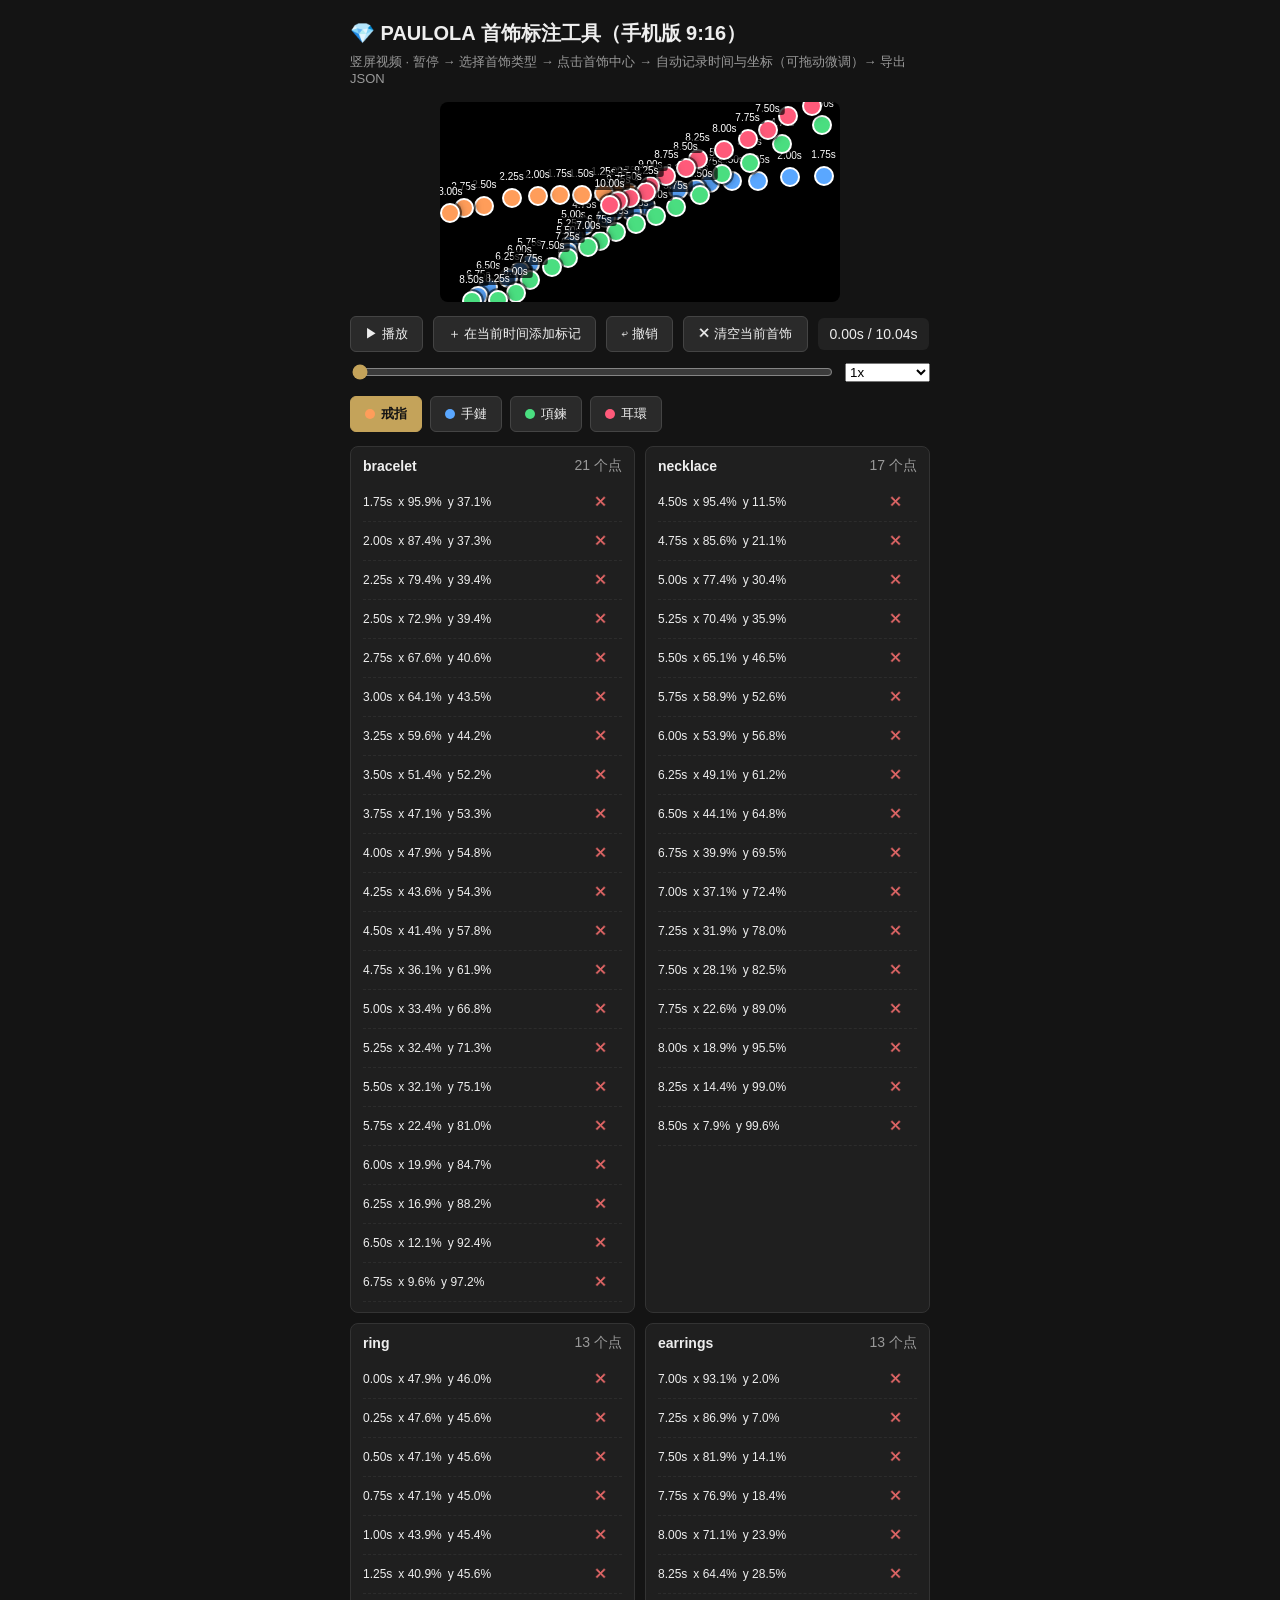
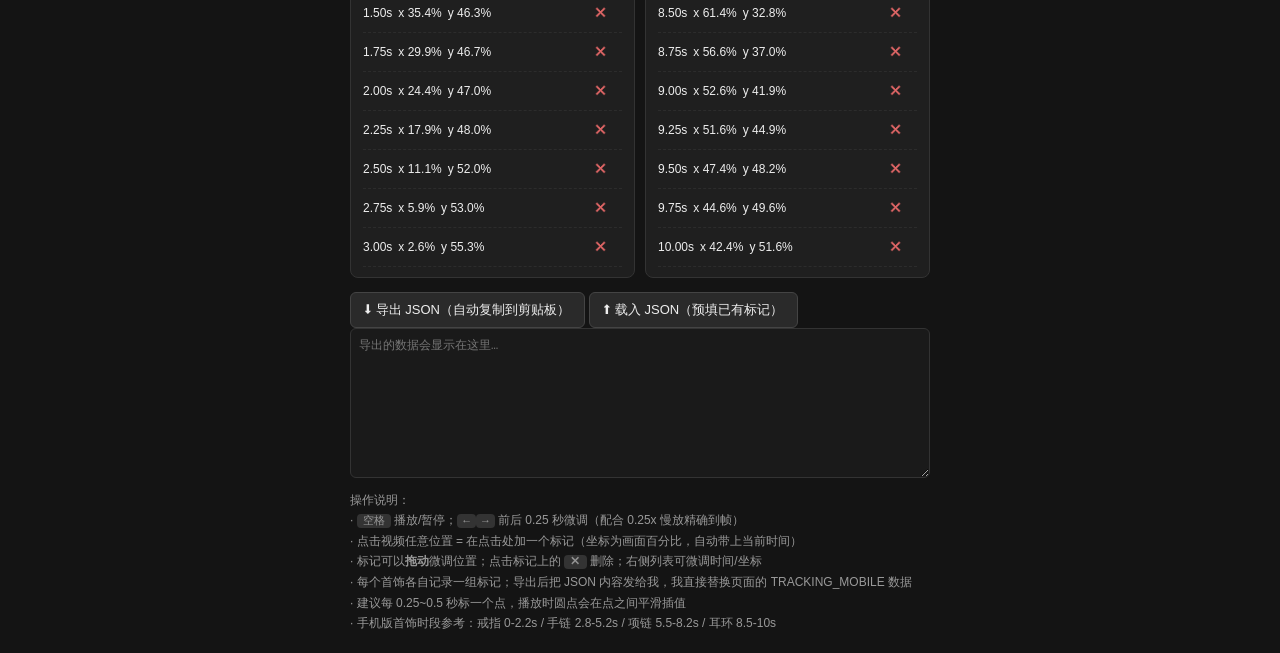
<file: pages/annotate-mobile.html>
<!DOCTYPE html>
<html lang="zh-TW">
<head>
<meta charset="UTF-8">
<meta name="viewport" content="width=device-width, initial-scale=1.0">
<title>PAULOLA 首饰标注工具（手机版）</title>
<style>
  * { box-sizing: border-box; }
  body { margin: 0; font-family: 'Segoe UI', 'Noto Sans TC', sans-serif; background: #141414; color: #eee; }
  .wrap { max-width: 620px; margin: 0 auto; padding: 20px; }
  h1 { font-size: 20px; margin: 0 0 6px; }
  .sub { color: #999; font-size: 13px; margin-bottom: 16px; }
  .stage { position: relative; background: #000; border-radius: 8px; overflow: hidden; user-select: none; }
  video { display: block; width: 100%; }
  .marker {
    position: absolute; width: 20px; height: 20px; margin: -10px 0 0 -10px;
    border-radius: 50%; border: 2px solid #fff; cursor: move; transform: translateZ(0);
    box-shadow: 0 0 0 2px rgba(0,0,0,.5), 0 0 8px rgba(0,0,0,.6);
  }
  .marker .t { position: absolute; top: -20px; left: 50%; transform: translateX(-50%);
    font-size: 10px; color: #fff; background: rgba(0,0,0,.7); padding: 1px 5px; border-radius: 3px; white-space: nowrap; }
  .toolbar { display: flex; flex-wrap: wrap; gap: 10px; align-items: center; margin: 14px 0; }
  button { background: #2a2a2a; color: #eee; border: 1px solid #444; border-radius: 6px;
    padding: 8px 14px; cursor: pointer; font-size: 13px; }
  button:hover { background: #3a3a3a; }
  button.active { background: #C4A35A; color: #141414; border-color: #C4A35A; font-weight: 600; }
  select, input[type=range] { accent-color: #C4A35A; }
  .time { font-variant-numeric: tabular-nums; font-size: 14px; background: #222; padding: 8px 12px; border-radius: 6px; }
  .items { display: flex; gap: 8px; flex-wrap: wrap; }
  .items button[data-item]::before { content: ''; display: inline-block; width: 10px; height: 10px;
    border-radius: 50%; margin-right: 6px; vertical-align: -1px; background: var(--c); }
  .marks { display: grid; grid-template-columns: repeat(auto-fill, minmax(260px, 1fr)); gap: 10px; margin-top: 14px; }
  .card { background: #1f1f1f; border: 1px solid #333; border-radius: 8px; padding: 10px 12px; }
  .card h3 { margin: 0 0 8px; font-size: 14px; display: flex; justify-content: space-between; align-items: center; }
  .card h3 .n { color: #999; font-weight: 400; }
  .row { display: flex; align-items: center; gap: 6px; font-size: 12px; padding: 3px 0;
    border-bottom: 1px dashed #2c2c2c; font-variant-numeric: tabular-nums; }
  .row .del { margin-left: auto; cursor: pointer; color: #e06666; background: none; border: none; font-size: 14px; }
  .row .up, .row .down { cursor: pointer; background: none; border: none; color: #999; }
  .export { margin-top: 14px; }
  textarea { width: 100%; height: 150px; background: #1a1a1a; color: #8fdb8f; border: 1px solid #333;
    border-radius: 6px; font-family: Consolas, monospace; font-size: 12px; padding: 8px; }
  .hint { color: #999; font-size: 12px; margin-top: 8px; line-height: 1.7; }
  kbd { background: #333; border-radius: 4px; padding: 1px 6px; font-size: 11px; }
  /* 竖屏：视频宽度限制，避免过长 */
  .stage { max-width: 400px; margin: 0 auto; }
</style>
</head>
<body>
<div class="wrap">
  <h1>💎 PAULOLA 首饰标注工具（手机版 9:16）</h1>
  <div class="sub">竖屏视频 · 暂停 → 选择首饰类型 → 点击首饰中心 → 自动记录时间与坐标（可拖动微调）→ 导出 JSON</div>

  <div class="stage" id="stage">
    <video id="v" src="../assets/video-jewelry-showcase-mobile.mp4" muted playsinline></video>
  </div>

  <div class="toolbar">
    <button id="btnPlay">▶ 播放</button>
    <button id="btnAdd">＋ 在当前时间添加标记</button>
    <button id="btnUndo">↩ 撤销</button>
    <button id="btnClear">✕ 清空当前首饰</button>
    <span class="time" id="time">0.00s / 10.04s</span>
    <input type="range" id="seek" min="0" max="1004" step="1" style="flex:1; min-width:160px;">
    <select id="rate">
      <option value="0.25">0.25x 慢放</option>
      <option value="0.5">0.5x</option>
      <option value="1" selected>1x</option>
      <option value="2">2x</option>
    </select>
  </div>

  <div class="items" id="items">
    <button data-item="ring" style="--c:#ff9d5a" class="active">戒指</button>
    <button data-item="bracelet" style="--c:#5aa7ff">手鏈</button>
    <button data-item="necklace" style="--c:#4ade80">項鍊</button>
    <button data-item="earrings" style="--c:#ff5a7a">耳環</button>
  </div>

  <div class="marks" id="marks"></div>

  <div class="export">
    <button id="btnExport">⬇ 导出 JSON（自动复制到剪贴板）</button>
    <button id="btnLoad">⬆ 载入 JSON（预填已有标记）</button>
    <textarea id="out" readonly placeholder="导出的数据会显示在这里…"></textarea>
  </div>

  <div class="hint">
    操作说明：<br>
    · <kbd>空格</kbd> 播放/暂停；<kbd>←</kbd><kbd>→</kbd> 前后 0.25 秒微调（配合 0.25x 慢放精确到帧）<br>
    · 点击视频任意位置 = 在点击处加一个标记（坐标为画面百分比，自动带上当前时间）<br>
    · 标记可以<b>拖动</b>微调位置；点击标记上的 <kbd>✕</kbd> 删除；右侧列表可微调时间/坐标<br>
    · 每个首饰各自记录一组标记；导出后把 JSON 内容发给我，我直接替换页面的 TRACKING_MOBILE 数据<br>
    · 建议每 0.25~0.5 秒标一个点，播放时圆点会在点之间平滑插值<br>
    · 手机版首饰时段参考：戒指 0-2.2s / 手链 2.8-5.2s / 项链 5.5-8.2s / 耳环 8.5-10s
  </div>
</div>

<script>
(function () {
  'use strict';
  var video = document.getElementById('v');
  var stage = document.getElementById('stage');
  var timeEl = document.getElementById('time');
  var seek = document.getElementById('seek');
  var out = document.getElementById('out');
  var itemsEl = document.getElementById('items');
  var marksEl = document.getElementById('marks');

  var COLORS = { bracelet: '#5aa7ff', necklace: '#4ade80', ring: '#ff9d5a', earrings: '#ff5a7a' };
  var current = 'ring';
  var marks = { bracelet: [], necklace: [], ring: [], earrings: [] };  // {t, x, y}

  // 预填当前 TRACKING_MOBILE（便于继续微调）
  var PRESET = {
    "ring": [[0, 47.9, 46], [0.25, 47.6, 45.6], [0.5, 47.1, 45.6], [0.75, 47.1, 45], [1, 43.9, 45.4], [1.25, 40.9, 45.6], [1.5, 35.4, 46.3], [1.75, 29.9, 46.7], [2, 24.4, 47], [2.25, 17.9, 48], [2.5, 11.1, 52], [2.75, 5.9, 53], [3, 2.6, 55.3]],
    "bracelet": [[1.75, 95.9, 37.1], [2, 87.4, 37.3], [2.25, 79.4, 39.4], [2.5, 72.9, 39.4], [2.75, 67.6, 40.6], [3, 64.1, 43.5], [3.25, 59.6, 44.2], [3.5, 51.4, 52.2], [3.75, 47.1, 53.3], [4, 47.9, 54.8], [4.25, 43.6, 54.3], [4.5, 41.4, 57.8], [4.75, 36.1, 61.9], [5, 33.4, 66.8], [5.25, 32.4, 71.3], [5.5, 32.1, 75.1], [5.75, 22.4, 81], [6, 19.9, 84.7], [6.25, 16.9, 88.2], [6.5, 12.1, 92.4], [6.75, 9.6, 97.2]],
    "necklace": [[4.5, 95.4, 11.5], [4.75, 85.6, 21.1], [5, 77.4, 30.4], [5.25, 70.4, 35.9], [5.5, 65.1, 46.5], [5.75, 58.9, 52.6], [6, 53.9, 56.8], [6.25, 49.1, 61.2], [6.5, 44.1, 64.8], [6.75, 39.9, 69.5], [7, 37.1, 72.4], [7.25, 31.9, 78], [7.5, 28.1, 82.5], [7.75, 22.6, 89], [8, 18.9, 95.5], [8.25, 14.4, 99], [8.5, 7.9, 99.6]],
    "earrings": [[7, 93.1, 2], [7.25, 86.9, 7], [7.5, 81.9, 14.1], [7.75, 76.9, 18.4], [8, 71.1, 23.9], [8.25, 64.4, 28.5], [8.5, 61.4, 32.8], [8.75, 56.6, 37], [9, 52.6, 41.9], [9.25, 51.6, 44.9], [9.5, 47.4, 48.2], [9.75, 44.6, 49.6], [10, 42.4, 51.6]]
  };
  Object.keys(PRESET).forEach(function (k) {
    marks[k] = PRESET[k].map(function (p) { return { t: p[0], x: p[1], y: p[2] }; });
  });

  function fmt(t) { return t.toFixed(2); }

  function render() {
    var t = video.currentTime;
    timeEl.textContent = fmt(t) + 's / ' + (video.duration || 10.04).toFixed(2) + 's';
    seek.value = Math.round(t * 100);
    var olds = stage.querySelectorAll('.marker');
    for (var i = 0; i < olds.length; i++) olds[i].remove();
    Object.keys(marks).forEach(function (key) {
      marks[key].forEach(function (m) {
        var d = document.createElement('div');
        d.className = 'marker';
        d.style.left = m.x + '%';
        d.style.top = m.y + '%';
        d.style.background = COLORS[key];
        d.dataset.key = key;
        d.innerHTML = '<span class="t">' + fmt(m.t) + 's</span>';
        stage.appendChild(d);
      });
    });
    renderList();
  }

  function renderList() {
    marksEl.innerHTML = '';
    Object.keys(marks).forEach(function (key) {
      var list = marks[key].slice().sort(function (a, b) { return a.t - b.t; });
      var card = document.createElement('div');
      card.className = 'card';
      var h = document.createElement('h3');
      h.innerHTML = '<span>' + key + '</span><span class="n">' + list.length + ' 个点</span>';
      card.appendChild(h);
      if (!list.length) {
        var e = document.createElement('div');
        e.style.color = '#555'; e.style.fontSize = '12px';
        e.textContent = '（未标注）';
        card.appendChild(e);
      }
      list.forEach(function (m, idx) {
        var r = document.createElement('div');
        r.className = 'row';
        r.innerHTML = '<span class="t">' + fmt(m.t) + 's</span>' +
          '<span>x ' + m.x.toFixed(1) + '%</span><span>y ' + m.y.toFixed(1) + '%</span>' +
          '<button class="del" title="删除">✕</button>';
        r.querySelector('.del').onclick = function () {
          marks[key] = marks[key].filter(function (mm) { return mm !== m; });
          render();
        };
        card.appendChild(r);
      });
      marksEl.appendChild(card);
    });
  }

  function posFromEvent(e) {
    var r = stage.getBoundingClientRect();
    return {
      x: Math.round((e.clientX - r.left) / r.width * 1000) / 10,
      y: Math.round((e.clientY - r.top) / r.height * 1000) / 10
    };
  }

  stage.addEventListener('click', function (e) {
    if (e.target.classList.contains('marker')) return;
    var p = posFromEvent(e);
    marks[current].push({ t: video.currentTime, x: p.x, y: p.y });
    render();
  });

  // 拖拽标记微调（兼容触屏 + 鼠标）
  var drag = null;
  stage.addEventListener('mousedown', function (e) {
    if (!e.target.classList.contains('marker')) return;
    e.preventDefault();
    startDrag(e.target, e);
  });
  stage.addEventListener('touchstart', function (e) {
    var t = e.target;
    if (!t.classList.contains('marker')) return;
    e.preventDefault();
    var touch = e.touches[0];
    startDrag(t, touch);
  }, { passive: false });

  function startDrag(el, point) {
    var key = el.dataset.key;
    var lx = parseFloat(el.style.left);
    var ly = parseFloat(el.style.top);
    var m = null;
    for (var i = 0; i < marks[key].length; i++) {
      if (Math.abs(marks[key][i].x - lx) < 0.01 && Math.abs(marks[key][i].y - ly) < 0.01) {
        m = marks[key][i];
        break;
      }
    }
    if (m) drag = { el: el, m: m };
  }

  function moveDrag(clientX, clientY) {
    if (!drag) return;
    var r = stage.getBoundingClientRect();
    drag.m.x = Math.round((clientX - r.left) / r.width * 1000) / 10;
    drag.m.y = Math.round((clientY - r.top) / r.height * 1000) / 10;
    drag.el.style.left = drag.m.x + '%';
    drag.el.style.top = drag.m.y + '%';
    drag.el.querySelector('.t').textContent = drag.m.t.toFixed(2) + 's';
  }

  document.addEventListener('mousemove', function (e) { moveDrag(e.clientX, e.clientY); });
  document.addEventListener('mouseup', function () { drag = null; });
  document.addEventListener('touchmove', function (e) {
    if (drag) { e.preventDefault(); moveDrag(e.touches[0].clientX, e.touches[0].clientY); }
  }, { passive: false });
  document.addEventListener('touchend', function () { drag = null; });

  document.getElementById('btnPlay').onclick = function () { video.paused ? video.play() : video.pause(); };
  video.addEventListener('timeupdate', render);
  video.addEventListener('play', function () { document.getElementById('btnPlay').textContent = '⏸ 暂停'; });
  video.addEventListener('pause', function () { document.getElementById('btnPlay').textContent = '▶ 播放'; });
  seek.addEventListener('input', function () {
    video.currentTime = seek.value / 100;
    render();
  });
  document.getElementById('rate').onchange = function (e) { video.playbackRate = parseFloat(e.target.value); };

  document.addEventListener('keydown', function (e) {
    if (e.target.tagName === 'TEXTAREA') return;
    if (e.code === 'Space') { e.preventDefault(); video.paused ? video.play() : video.pause(); }
    if (e.code === 'ArrowLeft') { video.currentTime = Math.max(0, video.currentTime - 0.25); render(); }
    if (e.code === 'ArrowRight') { video.currentTime = Math.min(video.duration, video.currentTime + 0.25); render(); }
  });

  itemsEl.addEventListener('click', function (e) {
    var b = e.target.closest('button[data-item]');
    if (!b) return;
    current = b.dataset.item;
    itemsEl.querySelectorAll('button[data-item]').forEach(function (x) { x.classList.remove('active'); });
    b.classList.add('active');
    renderList();
  });

  document.getElementById('btnAdd').onclick = function () {
    marks[current].push({ t: video.currentTime, x: 50, y: 50 });
    render();
  };
  document.getElementById('btnUndo').onclick = function () {
    if (marks[current].length) { marks[current].pop(); render(); }
  };
  document.getElementById('btnClear').onclick = function () {
    marks[current] = []; render();
  };

  document.getElementById('btnExport').onclick = function () {
    var obj = {};
    Object.keys(marks).forEach(function (k) {
      obj[k] = marks[k].slice().sort(function (a, b) { return a.t - b.t; })
        .map(function (m) { return [Math.round(m.t * 100) / 100, m.x, m.y]; });
    });
    var json = JSON.stringify(obj);
    out.value = json;
    if (navigator.clipboard && navigator.clipboard.writeText) {
      navigator.clipboard.writeText(json).then(function () { alert('已复制到剪贴板！'); });
    } else {
      out.select();
      document.execCommand('copy');
      alert('已复制！');
    }
  };

  // 载入 JSON：粘贴或从 textarea 读取
  document.getElementById('btnLoad').onclick = function () {
    var raw = prompt('粘贴要载入的 JSON：');
    if (!raw) return;
    try {
      var obj = JSON.parse(raw);
      Object.keys(marks).forEach(function (k) {
        marks[k] = (obj[k] || []).map(function (p) { return { t: p[0], x: p[1], y: p[2] }; });
      });
      render();
      alert('已载入！');
    } catch (err) {
      alert('JSON 解析失败：' + err.message);
    }
  };

  render();
})();
</script>
</body>
</html>
</file>
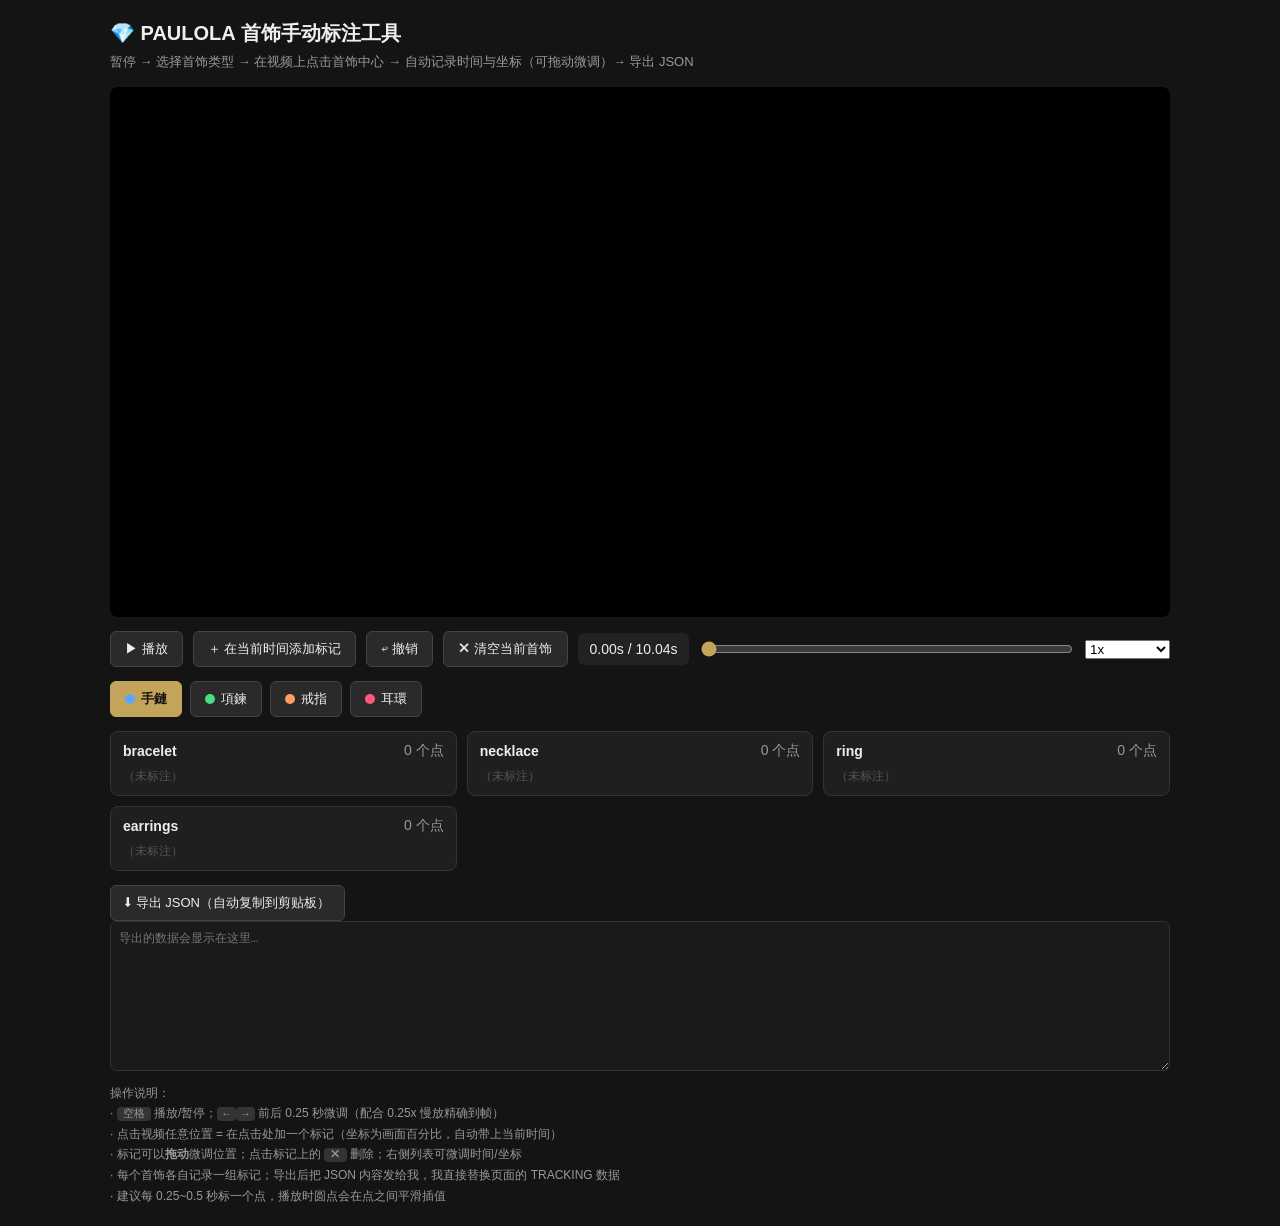
<file: pages/annotate.html>
<!DOCTYPE html>
<html lang="zh-TW">
<head>
<meta charset="UTF-8">
<meta name="viewport" content="width=device-width, initial-scale=1.0">
<title>PAULOLA 首饰标注工具</title>
<style>
  * { box-sizing: border-box; }
  body { margin: 0; font-family: 'Segoe UI', 'Noto Sans TC', sans-serif; background: #141414; color: #eee; }
  .wrap { max-width: 1100px; margin: 0 auto; padding: 20px; }
  h1 { font-size: 20px; margin: 0 0 6px; }
  .sub { color: #999; font-size: 13px; margin-bottom: 16px; }
  .stage { position: relative; background: #000; border-radius: 8px; overflow: hidden; user-select: none; }
  video { display: block; width: 100%; }
  .marker {
    position: absolute; width: 20px; height: 20px; margin: -10px 0 0 -10px;
    border-radius: 50%; border: 2px solid #fff; cursor: move; transform: translateZ(0);
    box-shadow: 0 0 0 2px rgba(0,0,0,.5), 0 0 8px rgba(0,0,0,.6);
  }
  .marker .t { position: absolute; top: -20px; left: 50%; transform: translateX(-50%);
    font-size: 10px; color: #fff; background: rgba(0,0,0,.7); padding: 1px 5px; border-radius: 3px; white-space: nowrap; }
  .toolbar { display: flex; flex-wrap: wrap; gap: 10px; align-items: center; margin: 14px 0; }
  button { background: #2a2a2a; color: #eee; border: 1px solid #444; border-radius: 6px;
    padding: 8px 14px; cursor: pointer; font-size: 13px; }
  button:hover { background: #3a3a3a; }
  button.active { background: #C4A35A; color: #141414; border-color: #C4A35A; font-weight: 600; }
  select, input[type=range] { accent-color: #C4A35A; }
  .time { font-variant-numeric: tabular-nums; font-size: 14px; background: #222; padding: 8px 12px; border-radius: 6px; }
  .items { display: flex; gap: 8px; flex-wrap: wrap; }
  .items button[data-item]::before { content: ''; display: inline-block; width: 10px; height: 10px;
    border-radius: 50%; margin-right: 6px; vertical-align: -1px; background: var(--c); }
  .marks { display: grid; grid-template-columns: repeat(auto-fill, minmax(260px, 1fr)); gap: 10px; margin-top: 14px; }
  .card { background: #1f1f1f; border: 1px solid #333; border-radius: 8px; padding: 10px 12px; }
  .card h3 { margin: 0 0 8px; font-size: 14px; display: flex; justify-content: space-between; align-items: center; }
  .card h3 .n { color: #999; font-weight: 400; }
  .row { display: flex; align-items: center; gap: 6px; font-size: 12px; padding: 3px 0;
    border-bottom: 1px dashed #2c2c2c; font-variant-numeric: tabular-nums; }
  .row .del { margin-left: auto; cursor: pointer; color: #e06666; background: none; border: none; font-size: 14px; }
  .row .up, .row .down { cursor: pointer; background: none; border: none; color: #999; }
  .export { margin-top: 14px; }
  textarea { width: 100%; height: 150px; background: #1a1a1a; color: #8fdb8f; border: 1px solid #333;
    border-radius: 6px; font-family: Consolas, monospace; font-size: 12px; padding: 8px; }
  .hint { color: #999; font-size: 12px; margin-top: 8px; line-height: 1.7; }
  kbd { background: #333; border-radius: 4px; padding: 1px 6px; font-size: 11px; }
</style>
</head>
<body>
<div class="wrap">
  <h1>💎 PAULOLA 首饰手动标注工具</h1>
  <div class="sub">暂停 → 选择首饰类型 → 在视频上点击首饰中心 → 自动记录时间与坐标（可拖动微调）→ 导出 JSON</div>

  <div class="stage" id="stage">
    <video id="v" src="../assets/video-jewelry-showcase-web.mp4" muted playsinline></video>
  </div>

  <div class="toolbar">
    <button id="btnPlay">▶ 播放</button>
    <button id="btnAdd">＋ 在当前时间添加标记</button>
    <button id="btnUndo">↩ 撤销</button>
    <button id="btnClear">✕ 清空当前首饰</button>
    <span class="time" id="time">0.00s / 10.04s</span>
    <input type="range" id="seek" min="0" max="1004" step="1" style="flex:1; min-width:160px;">
    <select id="rate">
      <option value="0.25">0.25x 慢放</option>
      <option value="0.5">0.5x</option>
      <option value="1" selected>1x</option>
      <option value="2">2x</option>
    </select>
  </div>

  <div class="items" id="items">
    <button data-item="bracelet" style="--c:#5aa7ff" class="active">手鏈</button>
    <button data-item="necklace" style="--c:#4ade80">項鍊</button>
    <button data-item="ring" style="--c:#ff9d5a">戒指</button>
    <button data-item="earrings" style="--c:#ff5a7a">耳環</button>
  </div>

  <div class="marks" id="marks"></div>

  <div class="export">
    <button id="btnExport">⬇ 导出 JSON（自动复制到剪贴板）</button>
    <textarea id="out" readonly placeholder="导出的数据会显示在这里…"></textarea>
  </div>

  <div class="hint">
    操作说明：<br>
    · <kbd>空格</kbd> 播放/暂停；<kbd>←</kbd><kbd>→</kbd> 前后 0.25 秒微调（配合 0.25x 慢放精确到帧）<br>
    · 点击视频任意位置 = 在点击处加一个标记（坐标为画面百分比，自动带上当前时间）<br>
    · 标记可以<b>拖动</b>微调位置；点击标记上的 <kbd>✕</kbd> 删除；右侧列表可微调时间/坐标<br>
    · 每个首饰各自记录一组标记；导出后把 JSON 内容发给我，我直接替换页面的 TRACKING 数据<br>
    · 建议每 0.25~0.5 秒标一个点，播放时圆点会在点之间平滑插值
  </div>
</div>

<script>
(function () {
  'use strict';
  var video = document.getElementById('v');
  var stage = document.getElementById('stage');
  var timeEl = document.getElementById('time');
  var seek = document.getElementById('seek');
  var out = document.getElementById('out');
  var itemsEl = document.getElementById('items');
  var marksEl = document.getElementById('marks');

  var COLORS = { bracelet: '#5aa7ff', necklace: '#4ade80', ring: '#ff9d5a', earrings: '#ff5a7a' };
  var current = 'bracelet';
  var marks = { bracelet: [], necklace: [], ring: [], earrings: [] };  // {t, x, y}

  function fmt(t) { return t.toFixed(2); }

  function itemTime() {
    var min = Infinity, max = -Infinity;
    Object.keys(marks).forEach(function (k) {
      marks[k].forEach(function (m) { if (m.t < min) min = m.t; if (m.t > max) max = m.t; });
    });
    return [min === Infinity ? 0 : min, max === -Infinity ? video.duration : max];
  }

  function render() {
    // 时间
    var t = video.currentTime;
    timeEl.textContent = fmt(t) + 's / ' + (video.duration || 10.04).toFixed(2) + 's';
    seek.value = Math.round(t * 100);
    // 标记
    var olds = stage.querySelectorAll('.marker');
    for (var i = 0; i < olds.length; i++) olds[i].remove();
    Object.keys(marks).forEach(function (key) {
      marks[key].forEach(function (m) {
        var d = document.createElement('div');
        d.className = 'marker';
        d.style.left = m.x + '%';
        d.style.top = m.y + '%';
        d.style.background = COLORS[key];
        d.dataset.key = key;
        d.innerHTML = '<span class="t">' + fmt(m.t) + 's</span>';
        stage.appendChild(d);
      });
    });
    // 列表
    renderList();
  }

  function renderList() {
    marksEl.innerHTML = '';
    Object.keys(marks).forEach(function (key) {
      var list = marks[key].slice().sort(function (a, b) { return a.t - b.t; });
      var card = document.createElement('div');
      card.className = 'card';
      var h = document.createElement('h3');
      h.innerHTML = '<span>' + key + '</span><span class="n">' + list.length + ' 个点</span>';
      card.appendChild(h);
      if (!list.length) {
        var e = document.createElement('div');
        e.style.color = '#555'; e.style.fontSize = '12px';
        e.textContent = '（未标注）';
        card.appendChild(e);
      }
      list.forEach(function (m, idx) {
        var r = document.createElement('div');
        r.className = 'row';
        r.innerHTML = '<span class="t">' + fmt(m.t) + 's</span>' +
          '<span>x ' + m.x.toFixed(1) + '%</span><span>y ' + m.y.toFixed(1) + '%</span>' +
          '<button class="del" title="删除">✕</button>';
        r.querySelector('.del').onclick = function () {
          marks[key] = marks[key].filter(function (mm) { return mm !== m; });
          render();
        };
        card.appendChild(r);
      });
      marksEl.appendChild(card);
    });
  }

  function posFromEvent(e) {
    var r = stage.getBoundingClientRect();
    return {
      x: Math.round((e.clientX - r.left) / r.width * 1000) / 10,
      y: Math.round((e.clientY - r.top) / r.height * 1000) / 10
    };
  }

  // 点击视频 = 添加标记
  stage.addEventListener('click', function (e) {
    if (e.target.classList.contains('marker')) return;
    var p = posFromEvent(e);
    marks[current].push({ t: video.currentTime, x: p.x, y: p.y });
    render();
  });

  // 拖拽标记微调
  var drag = null;
  stage.addEventListener('mousedown', function (e) {
    if (!e.target.classList.contains('marker')) return;
    e.preventDefault();
    var key = e.target.dataset.key;
    var lx = parseFloat(e.target.style.left);
    var ly = parseFloat(e.target.style.top);
    var m = null;
    for (var i = 0; i < marks[key].length; i++) {
      if (Math.abs(marks[key][i].x - lx) < 0.01 && Math.abs(marks[key][i].y - ly) < 0.01) {
        m = marks[key][i];
        break;
      }
    }
    if (m) drag = { el: e.target, m: m };
  });
  document.addEventListener('mousemove', function (e) {
    if (!drag) return;
    var r = stage.getBoundingClientRect();
    drag.m.x = Math.round((e.clientX - r.left) / r.width * 1000) / 10;
    drag.m.y = Math.round((e.clientY - r.top) / r.height * 1000) / 10;
    drag.el.style.left = drag.m.x + '%';
    drag.el.style.top = drag.m.y + '%';
    drag.el.querySelector('.t').textContent = drag.m.t.toFixed(2) + 's';
  });
  document.addEventListener('mouseup', function () { drag = null; });

  // 播放/暂停 & 时间同步
  document.getElementById('btnPlay').onclick = function () { video.paused ? video.play() : video.pause(); };
  video.addEventListener('timeupdate', render);
  video.addEventListener('play', function () { document.getElementById('btnPlay').textContent = '⏸ 暂停'; });
  video.addEventListener('pause', function () { document.getElementById('btnPlay').textContent = '▶ 播放'; });
  seek.addEventListener('input', function () {
    video.currentTime = seek.value / 100;
    render();
  });
  document.getElementById('rate').onchange = function (e) { video.playbackRate = parseFloat(e.target.value); };

  // 空格 & 方向键
  document.addEventListener('keydown', function (e) {
    if (e.target.tagName === 'TEXTAREA') return;
    if (e.code === 'Space') { e.preventDefault(); video.paused ? video.play() : video.pause(); }
    if (e.code === 'ArrowLeft') { video.currentTime = Math.max(0, video.currentTime - 0.25); render(); }
    if (e.code === 'ArrowRight') { video.currentTime = Math.min(video.duration, video.currentTime + 0.25); render(); }
  });

  // 首饰切换
  itemsEl.addEventListener('click', function (e) {
    var b = e.target.closest('button[data-item]');
    if (!b) return;
    current = b.dataset.item;
    itemsEl.querySelectorAll('button[data-item]').forEach(function (x) { x.classList.remove('active'); });
    b.classList.add('active');
    renderList();
  });

  // 在当前时间加标记（视频中央）
  document.getElementById('btnAdd').onclick = function () {
    var r = stage.getBoundingClientRect();
    marks[current].push({ t: video.currentTime, x: 50, y: 50 });
    render();
  };
  document.getElementById('btnUndo').onclick = function () {
    if (marks[current].length) { marks[current].pop(); render(); }
  };
  document.getElementById('btnClear').onclick = function () {
    marks[current] = []; render();
  };

  // 导出
  document.getElementById('btnExport').onclick = function () {
    var obj = {};
    Object.keys(marks).forEach(function (k) {
      obj[k] = marks[k].slice().sort(function (a, b) { return a.t - b.t; })
        .map(function (m) { return [Math.round(m.t * 100) / 100, m.x, m.y]; });
    });
    var json = JSON.stringify(obj);
    out.value = json;
    if (navigator.clipboard && navigator.clipboard.writeText) {
      navigator.clipboard.writeText(json).then(function () { alert('已复制到剪贴板！'); });
    } else {
      out.select();
      document.execCommand('copy');
      alert('已复制！');
    }
  };

  render();
})();
</script>
</body>
</html>
</file>
